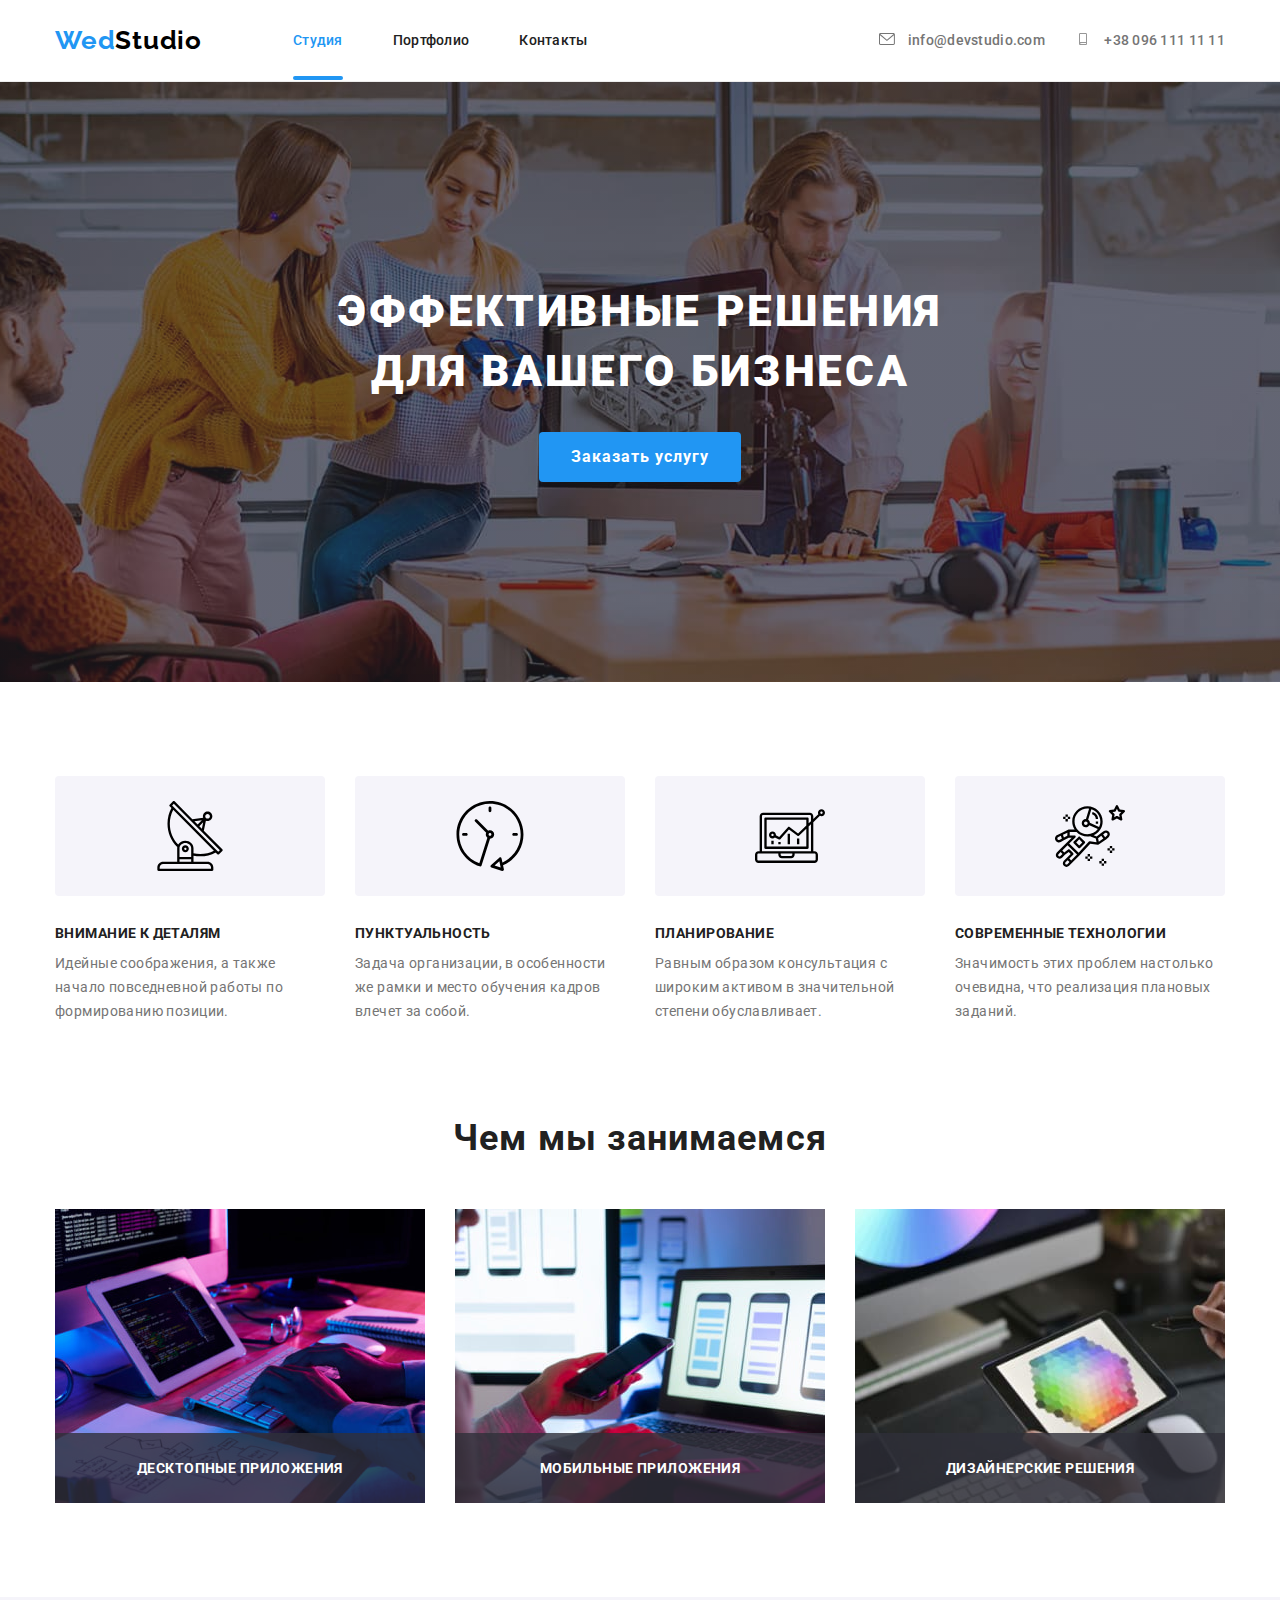
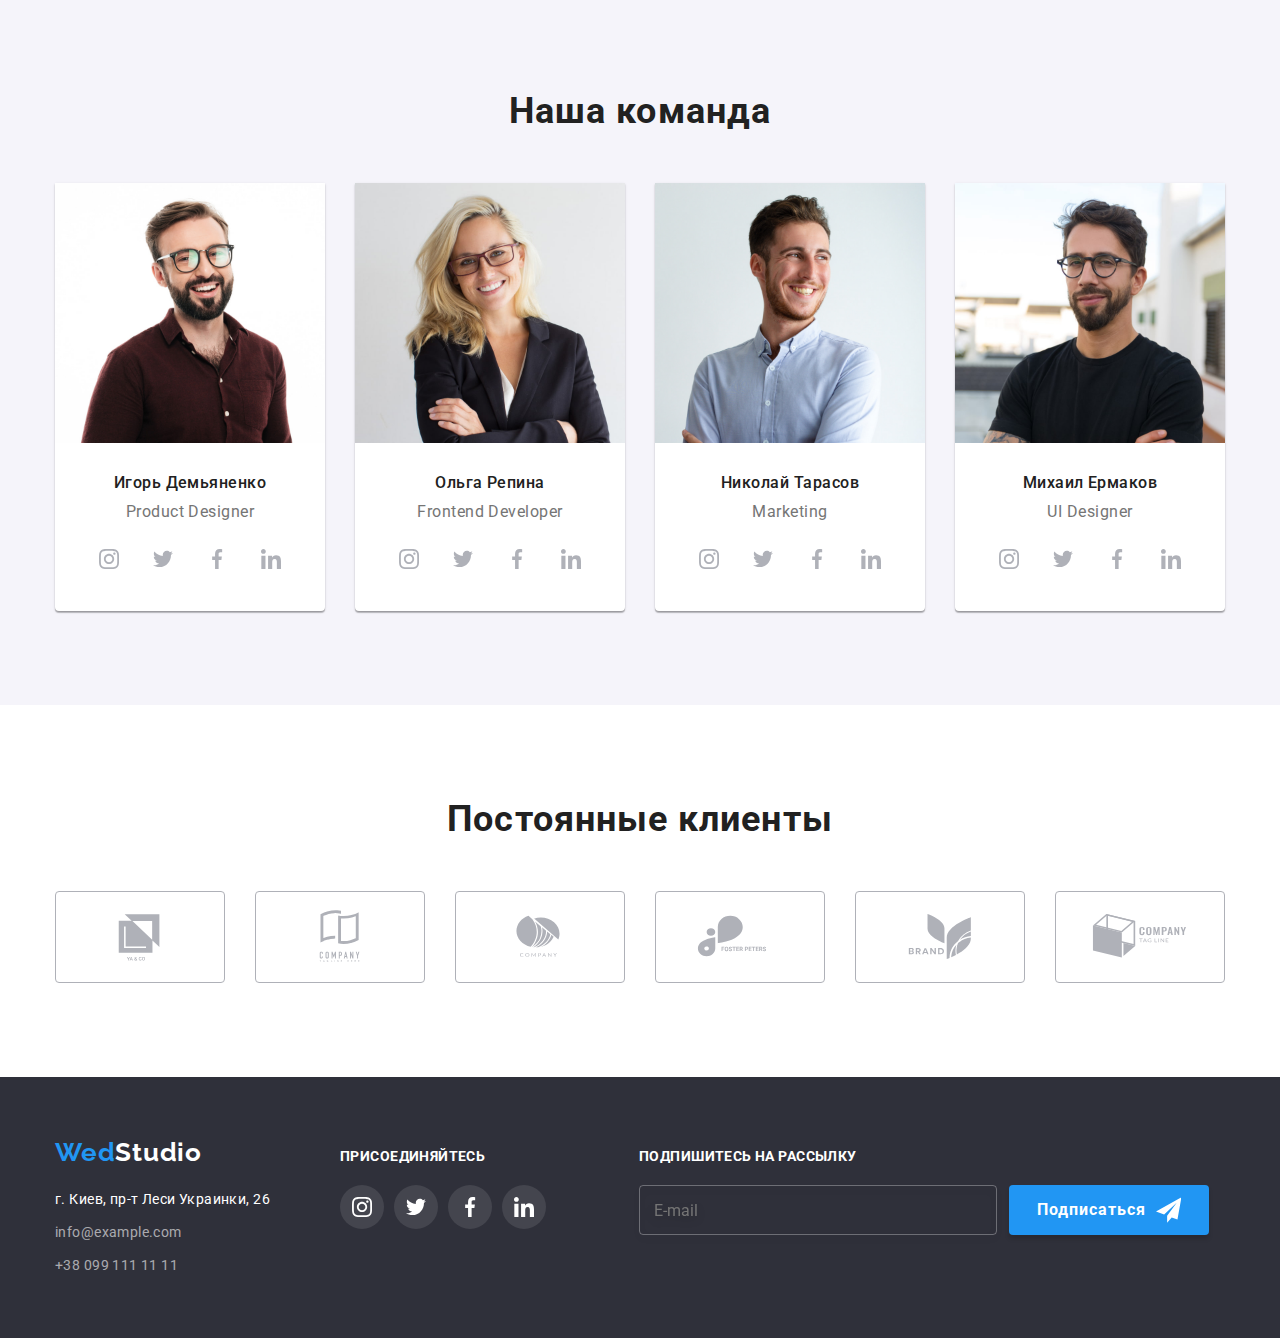
<file: index.html>
<!DOCTYPE html>
<html lang="ru">
  <head>
    <meta charset="UTF-8" />
    <meta http-equiv="X-UA-Compatible" content="IE=edge" />
    <meta name="viewport" content="width=device-width, initial-scale=1.0" />
    <link rel="preconnect" href="https://fonts.googleapis.com" />
    <link rel="preconnect" href="https://fonts.gstatic.com" crossorigin />
    <link
      href="https://fonts.googleapis.com/css2?family=Raleway:wght@700&family=Roboto:wght@400;500;700;900&display=swap"
      rel="stylesheet"
    />
    <title>WebStudio</title>
    <link
      rel="stylesheet"
      href="https://cdnjs.cloudflare.com/ajax/libs/modern-normalize/1.1.0/modern-normalize.min.css"
    />
    <!-- <link rel="stylesheet" href="./css/styles.css" /> -->
    <link rel="stylesheet" href="./css/main.min.css" />
  </head>
  <body>
    <!-- Шапка сайта! -->
    <header class="header">
      <div class="container">
        <nav class="nav">
          <a class="nav__logo logo link" href="/"> <span class="color-logo">Wed</span>Studio</a>
          <ul class="nav__list list">
            <li class="nav__item">
              <a href="" class="nav__link link-current link">Студия</a>
            </li>
            <li class="nav__item">
              <a href="./portfolio.html" class="nav__link link">Портфолио</a>
            </li>
            <li class="nav__item"><a href="" class="nav__link link">Контакты</a></li>
          </ul>
        </nav>
        <ul class="connect list">
          <li class="connect__item">
            <a href="mailto:info@devstudio.com" class="connect__mail">
              <svg class="connect__icons" width="16" height="12">
                <use href="./images/icons.svg#icon-envelope"></use>
              </svg>
              info@devstudio.com</a
            >
          </li>
          <li class="connect__item">
            <a href="tel:+38096111111" class="connect__tel">
              <svg class="connect__icons" width="16" height="12">
                <use href="./images/icons.svg#icon-smartphone"></use>
              </svg>
              +38 096 111 11 11</a
            >
          </li>
        </ul>
      </div>
    </header>
    <main>
      <!-- !Герой -->
      <section class="hero">
        <div class="container">
          <h1 class="hero-title">
            Эффективные решения <br />
            для вашего бизнеса
          </h1>
          <button type="button" class="hero-button" data-modal-open>Заказать услугу</button>
        </div>
      </section>
      <!-- !Особливості -->
      <section class="feature">
        <div class="container">
          <h2 class="visually-hidden">Особенности веб-студии</h2>
          <ul class="feature__list list">
            <li class="feature__item">
              <div class="feature-container">
                <svg class="feature-container__icons" width="70" height="70">
                  <use href="./images/icons.svg#icon-antenna-1"></use>
                </svg>
              </div>
              <h3 class="feature__title">Внимание к деталям</h3>
              <p class="feature__text">
                Идейные соображения, а также начало повседневной работы по формированию позиции.
              </p>
            </li>
            <li class="feature__item">
              <div class="feature-container">
                <svg class="feature-container__icons" width="70" height="70">
                  <use href="./images/icons.svg#icon-clock-1"></use>
                </svg>
              </div>
              <h3 class="feature__title">Пунктуальность</h3>
              <p class="feature__text">
                Задача организации, в особенности же рамки и место обучения кадров влечет за собой.
              </p>
            </li>
            <li class="feature__item">
              <div class="feature-container">
                <svg class="feature-container__icons" width="70" height="70">
                  <use href="./images/icons.svg#icon-diagram-1"></use>
                </svg>
              </div>
              <h3 class="feature__title">Планирование</h3>
              <p class="feature__text">
                Равным образом консультация с широким активом в значительной степени обуславливает.
              </p>
            </li>
            <li class="feature__item">
              <div class="feature-container">
                <svg class="feature-container__icons" width="70" height="70">
                  <use href="./images/icons.svg#icon-astronaut-1"></use>
                </svg>
              </div>
              <h3 class="feature__title">Современные технологии</h3>
              <p class="feature__text">
                Значимость этих проблем настолько очевидна, что реализация плановых заданий.
              </p>
            </li>
          </ul>
        </div>
      </section>
      <section class="work">
        <!-- Чем мы занимаемся! -->
        <div class="container">
          <h2 class="work-title">Чем мы занимаемся</h2>
          <ul class="work-list list">
            <li class="work-item">
              <div class="work-lay">
                <img src="./images/img11.jpg" alt="Дизайн" width="370" height="294" />
                <p class="work-lay-text">Десктопные приложения</p>
              </div>
            </li>
            <li class="work-item">
              <div class="work-lay">
                <img src="./images/img22.jpg" alt="Макет" width="370" height="294" />
                <p class="work-lay-text">Мобильные приложения</p>
              </div>
            </li>
            <li class="work-item">
              <div class="work-lay">
                <img src="./images/img33.jpg" alt="Графика" width="370" height="294" />
                <p class="work-lay-text">Дизайнерские решения</p>
              </div>
            </li>
          </ul>
        </div>
      </section>
      <section class="team">
        <!-- Наша команда! -->
        <div class="container">
          <h2 class="team__title">Наша команда</h2>
          <ul class="card-list list">
            <li class="card-list__item">
              <img src="./images/person1.jpg" alt="Product Designer" width="270" height="260" />
              <div class="card-list__title-text">
                <h3 class="card-list__name">Игорь Демьяненко</h3>
                <p class="card-list__text" lang="en">Product Designer</p>
                <ul class="social list">
                  <li class="social__item">
                    <a href="" class="social__link link"
                      ><svg class="social__icons" width="20" height="20">
                        <use href="./images/icons.svg#icon-instagram-2"></use>
                      </svg>
                    </a>
                  </li>
                  <li class="social__item">
                    <a href="" class="social__link link"
                      ><svg class="social__icons" width="20" height="20">
                        <use href="./images/icons.svg#icon-twitter-1"></use>
                      </svg>
                    </a>
                  </li>
                  <li class="social__item">
                    <a href="" class="social__link link"
                      ><svg class="social__icons" width="20" height="20">
                        <use href="./images/icons.svg#icon-facebook-1"></use>
                      </svg>
                    </a>
                  </li>
                  <li class="social__item">
                    <a href="" class="social__link link">
                      <svg class="social__icons" width="20" height="20">
                        <use href="./images/icons.svg#icon-linkedin-1"></use>
                      </svg>
                    </a>
                  </li>
                </ul>
              </div>
            </li>
            <li class="card-list__item">
              <img src="./images/person2.jpg" alt="Frontend Developer" width="270" height="260" />
              <div class="card-list__title-text">
                <h3 class="card-list__name">Ольга Репина</h3>
                <p class="card-list__text" lang="en">Frontend Developer</p>
                <ul class="social list">
                  <li class="social__item">
                    <a href="" class="social__link link"
                      ><svg class="social__icons" width="20" height="20">
                        <use href="./images/icons.svg#icon-instagram-2"></use>
                      </svg>
                    </a>
                  </li>
                  <li class="social__item">
                    <a href="" class="social__link link"
                      ><svg class="social__icons" width="20" height="20">
                        <use href="./images/icons.svg#icon-twitter-1"></use>
                      </svg>
                    </a>
                  </li>
                  <li class="social__item">
                    <a href="" class="social__link link"
                      ><svg class="social__icons" width="20" height="20">
                        <use href="./images/icons.svg#icon-facebook-1"></use>
                      </svg>
                    </a>
                  </li>
                  <li class="social__item">
                    <a href="" class="social__link link">
                      <svg class="social__icons" width="20" height="20">
                        <use href="./images/icons.svg#icon-linkedin-1"></use>
                      </svg>
                    </a>
                  </li>
                </ul>
              </div>
            </li>
            <li class="card-list__item">
              <img src="./images/person3.jpg" alt="Marketing" width="270" height="260" />
              <div class="card-list__title-text">
                <h3 class="card-list__name">Николай Тарасов</h3>
                <p class="card-list__text" lang="en">Marketing</p>
                <ul class="social list">
                  <li class="social__item">
                    <a href="" class="social__link link"
                      ><svg class="social__icons" width="20" height="20">
                        <use href="./images/icons.svg#icon-instagram-2"></use>
                      </svg>
                    </a>
                  </li>
                  <li class="social__item">
                    <a href="" class="social__link link"
                      ><svg class="social__icons" width="20" height="20">
                        <use href="./images/icons.svg#icon-twitter-1"></use>
                      </svg>
                    </a>
                  </li>
                  <li class="social__item">
                    <a href="" class="social__link link"
                      ><svg class="social__icons" width="20" height="20">
                        <use href="./images/icons.svg#icon-facebook-1"></use>
                      </svg>
                    </a>
                  </li>
                  <li class="social__item">
                    <a href="" class="social__link link">
                      <svg class="social__icons" width="20" height="20">
                        <use href="./images/icons.svg#icon-linkedin-1"></use>
                      </svg>
                    </a>
                  </li>
                </ul>
              </div>
            </li>
            <li class="card-list__item">
              <img src="./images/person4.jpg" alt="UI Designer" width="270" height="260" />
              <div class="card-list__title-text">
                <h3 class="card-list__name">Михаил Ермаков</h3>
                <p class="card-list__text" lang="en">UI Designer</p>
                <ul class="social list">
                  <li class="social__item">
                    <a href="" class="social__link link"
                      ><svg class="social__icons" width="20" height="20">
                        <use href="./images/icons.svg#icon-instagram-2"></use>
                      </svg>
                    </a>
                  </li>
                  <li class="social__item">
                    <a href="" class="social__link link"
                      ><svg class="social__icons" width="20" height="20">
                        <use href="./images/icons.svg#icon-twitter-1"></use>
                      </svg>
                    </a>
                  </li>
                  <li class="social__item">
                    <a href="" class="social__link link"
                      ><svg class="social__icons" width="20" height="20">
                        <use href="./images/icons.svg#icon-facebook-1"></use>
                      </svg>
                    </a>
                  </li>
                  <li class="social__item">
                    <a href="" class="social__link link">
                      <svg class="social__icons" width="20" height="20">
                        <use href="./images/icons.svg#icon-linkedin-1"></use>
                      </svg>
                    </a>
                  </li>
                </ul>
              </div>
            </li>
          </ul>
        </div>
      </section>
      <!-- ---------------------------------------Clients------------------------------>
      <section class="clients">
        <div class="container">
          <h2 class="clients-title">Постоянные клиенты</h2>
          <ul class="clients-list list">
            <li class="clients-item">
              <a href="" class="clients-link link">
                <svg class="clients-icon" width="106" height="60">
                  <use href="./images/icons.svg#icon-Logo"></use>
                </svg>
              </a>
            </li>
            <li class="clients-item">
              <a href="" class="clients-link link">
                <svg class="clients-icon" width="106" height="60">
                  <use href="./images/icons.svg#icon-Logo-2"></use>
                </svg>
              </a>
            </li>
            <li class="clients-item">
              <a href="" class="clients-link link">
                <svg class="clients-icon" width="106" height="60">
                  <use href="./images/icons.svg#icon-Logo-3"></use>
                </svg>
              </a>
            </li>
            <li class="clients-item">
              <a href="" class="clients-link link">
                <svg class="clients-icon" width="106" height="60">
                  <use href="./images/icons.svg#icon-Logo-4"></use>
                </svg>
              </a>
            </li>
            <li class="clients-item">
              <a href="" class="clients-link link">
                <svg class="clients-icon" width="106" height="60">
                  <use href="./images/icons.svg#icon-Logo-5"></use>
                </svg>
              </a>
            </li>
            <li class="clients-item">
              <a href="" class="clients-link link">
                <svg class="clients-icon" width="106" height="60">
                  <use href="./images/icons.svg#icon-Logo-6"></use>
                </svg>
              </a>
            </li>
          </ul>
        </div>
      </section>
    </main>
    <footer class="footer">
      <!-- Футер -->
      <div class="container">
        <div class="footer-contains">
          <a class="footer-logo logo link" href="/"> <span class="color-logo">Wed</span>Studio</a>
          <address class="footer-address">
            <ul class="footer-list list">
              <li class="footer-item">
                <a
                  class="footer-link-location link"
                  href="https://goo.gl/maps/hKwsyBaP5e1wSZsX7"
                  target="_blank"
                  rel="noreferrer noopener"
                  >г. Киев, пр-т Леси Украинки, 26</a
                >
              </li>
              <li class="footer-item">
                <a class="footer-item-address link" href="emailto:info@example.com"
                  >info@example.com</a
                >
              </li>
              <li class="footer-item">
                <a class="footer-item-address link" href="tel:+380961111111">+38 099 111 11 11</a>
              </li>
            </ul>
          </address>
        </div>
        <div class="footer-icons">
          <h2 class="footer-text">Присоединяйтесь</h2>
          <ul class="footer-social-list list">
            <li class="footer-social-item">
              <a href="" class="footer-social-link link">
                <svg class="footer-social-icons" width="20" height="20">
                  <use href="./images/icons.svg#icon-instagram-2"></use>
                </svg>
              </a>
            </li>
            <li class="footer-social-item">
              <a href="" class="footer-social-link link">
                <svg class="footer-social-icons" width="20" height="20">
                  <use href="./images/icons.svg#icon-twitter-1"></use>
                </svg>
              </a>
            </li>
            <li class="footer-social-item">
              <a href="" class="footer-social-link link">
                <svg class="footer-social-icons" width="20" height="20">
                  <use href="./images/icons.svg#icon-facebook-1"></use>
                </svg>
              </a>
            </li>
            <li class="footer-social-item">
              <a href="" class="footer-social-link link"
                ><svg class="footer-social-icons" width="20" height="20">
                  <use href="./images/icons.svg#icon-linkedin-1"></use>
                </svg>
              </a>
            </li>
          </ul>
        </div>
        <div class="footer-form">
          <p class="footer-form-text">Подпишитесь на рассылку</p>
          <form name="footer-form-sub" class="footer-form-sub">
            <label for="footer-form-email"></label>
            <input
              class="footer-form-email"
              name="footer-form-email"
              type="email"
              placeholder="E-mail"
              autocomplete="on"
              id="footer-form-email"
            />
            <button type="submit" class="footer-btn-sub">
              Подписаться
              <svg class="footer-form-icon" width="24" height="24">
                <use href="./images/icons.svg#icon-icon-send"></use>
              </svg>
            </button>
          </form>
        </div>
      </div>
    </footer>
    <div class="backdrop is-hidden" data-modal>
      <div class="modal">
        <button type="button" class="modal-close-btn" data-modal-close>
          <svg class="modal-icon" width="18" height="18">
            <use href="./images/icons.svg#icon-close-black-min"></use>
          </svg>
        </button>
        <!-- -------------------------modal-form-------------------------------------->
        <p class="modal-title">Оставьте свои данные, мы вам перезвоним</p>
        <form class="modal-form">
          <div class="modal-field">
            <label for="user-name"><span class="modal-label-text">Имя</span></label>
            <div class="input-wrap">
              <input
                type="text"
                name="user-name"
                class="modal-input"
                required
                autofocus
                autocomplete="on"
                minlength="2"
                id="user-name"
              />
              <svg class="modal-form-icon" width="18" height="18">
                <use href="./images/icons.svg#icon-person-black"></use>
              </svg>
            </div>
          </div>
          <div class="modal-field">
            <label for="user-tel"><span class="modal-label-text">Телефон</span></label>
            <div class="input-wrap">
              <input
                type="tel"
                name="user-tel"
                class="modal-input"
                required
                autocomplete="off"
                id="user-tel"
              />
              <svg class="modal-form-icon" width="18" height="18">
                <use href="./images/icons.svg#icon-phone-black"></use>
              </svg>
            </div>
          </div>
          <div class="modal-field">
            <label for="user-email"><span class="modal-label-text">Почта</span></label>
            <div class="input-wrap">
              <input
                type="email"
                name="user-email"
                class="modal-input"
                required
                autocomplete="on"
                id="user-email"
              />
              <svg class="modal-form-icon" width="18" height="18">
                <use href="./images/icons.svg#icon-email-black"></use>
              </svg>
            </div>
          </div>
          <div class="modal-field">
            <label for="user-comment"><span class="modal-label-text">Комментарий</span></label>
            <textarea
              name="user-comment"
              id="user-comment"
              class="modal-comment"
              placeholder="Введите текст"
            ></textarea>
          </div>
          <div class="modal-field">
            <input
              type="checkbox"
              name="policy"
              value="true"
              class="modal-policy visually-hidden"
              id="policy"
            />
            <label for="policy" class="modal-policy-text"
              ><span class="modal-policy-agree">Соглашаюсь с рассылкой и принимаю</span>
              <a href="" class="policy-link">Условия договора</a>
            </label>
          </div>
          <button type="submit" class="modal-btn-submit">
            <span class="modal-btn-text">Отправить</span>
          </button>
        </form>
      </div>
    </div>
    <script src="./js/modal.js"></script>
  </body>
</html>
</file>
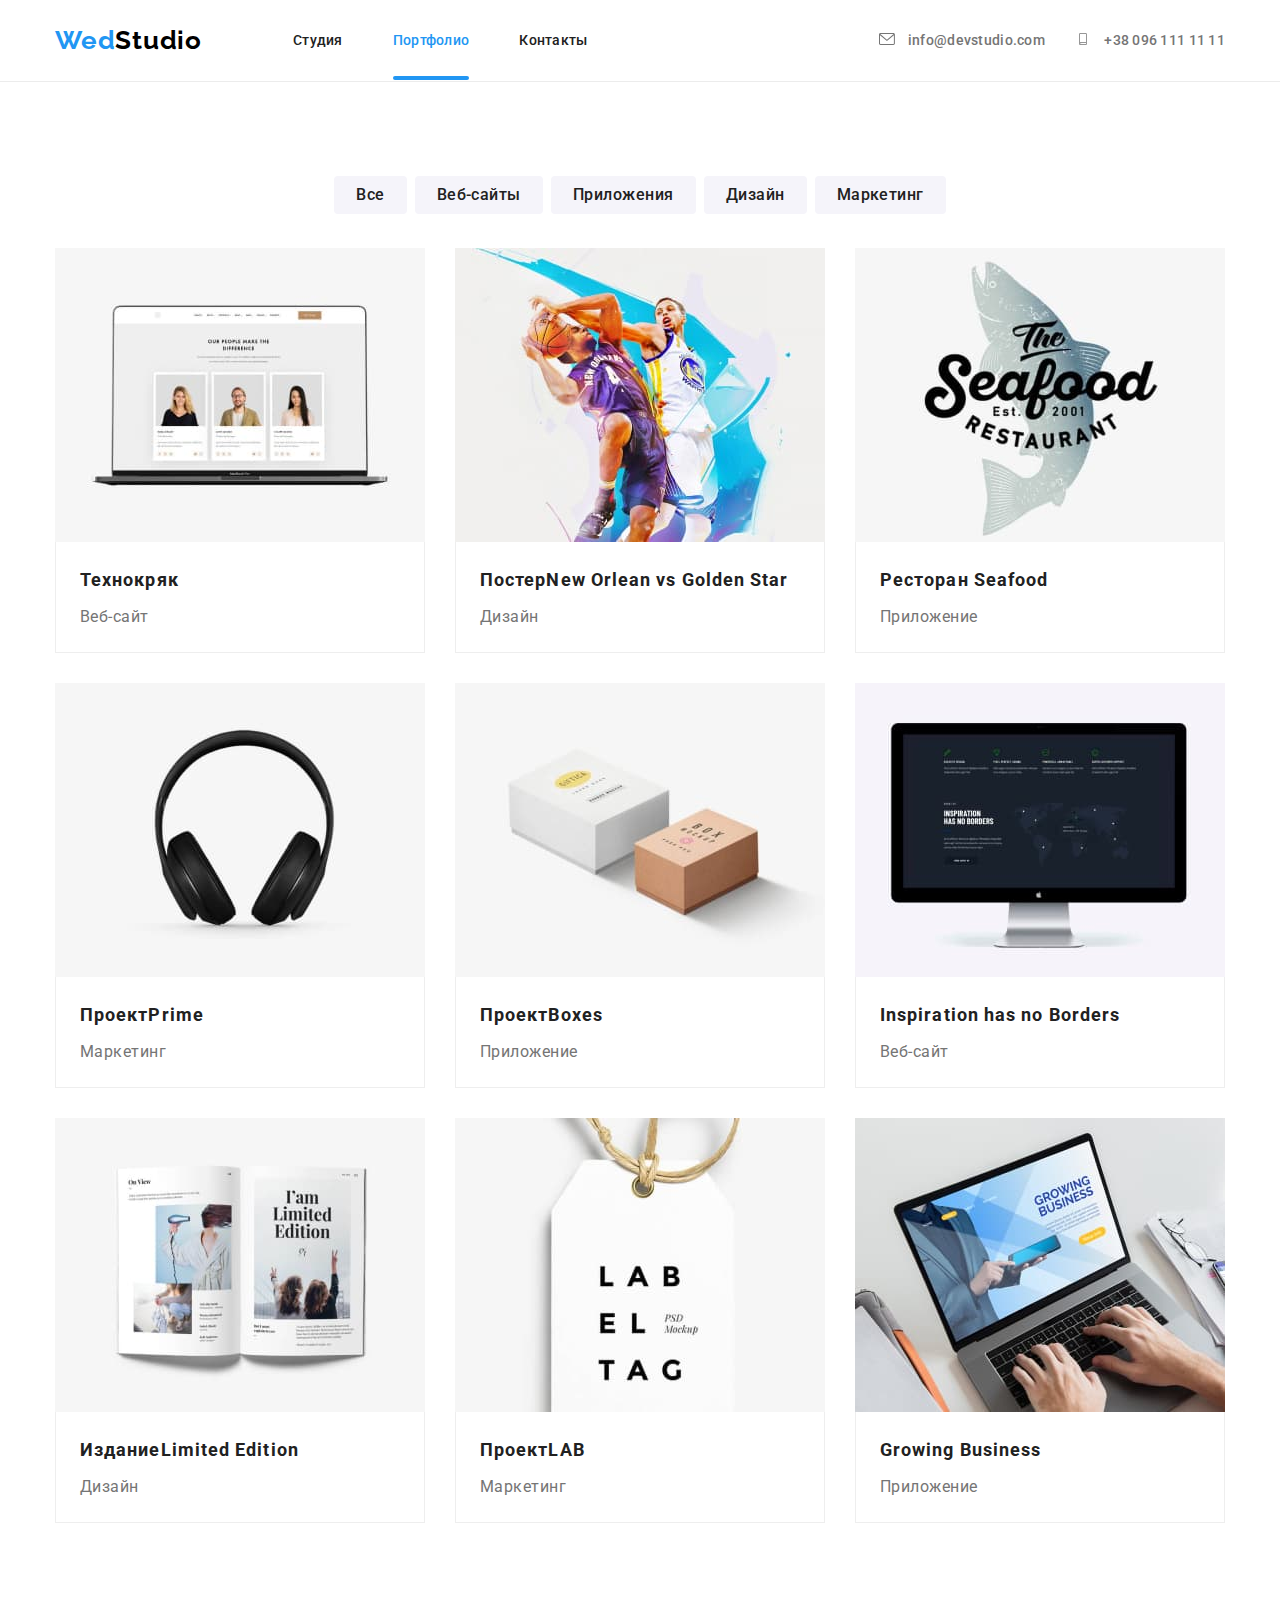
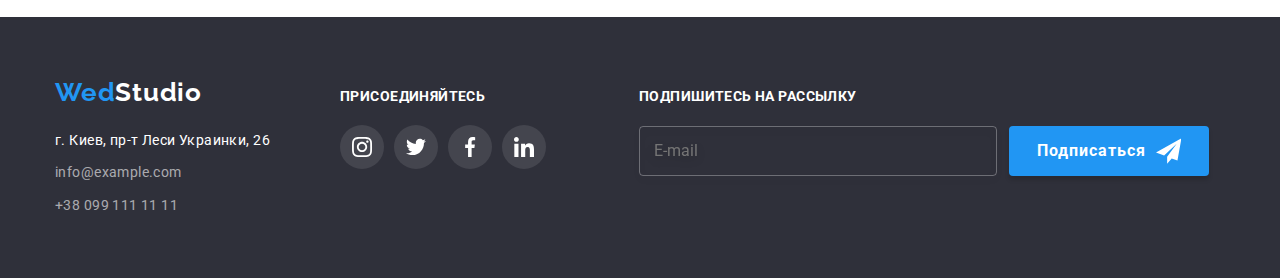
<file: portfolio.html>
<!DOCTYPE html>
<html lang="ru">
  <head>
    <meta charset="UTF-8" />
    <meta http-equiv="X-UA-Compatible" content="IE=edge" />
    <meta name="viewport" content="width=device-width, initial-scale=1.0" />
    <link rel="preconnect" href="https://fonts.googleapis.com" />
    <link rel="preconnect" href="https://fonts.gstatic.com" crossorigin />
    <link
      href="https://fonts.googleapis.com/css2?family=Raleway:wght@700&family=Roboto:wght@400;500;700;900&display=swap"
      rel="stylesheet"
    />
    <title>WebStudio</title>
    <link
      rel="stylesheet"
      href="https://cdnjs.cloudflare.com/ajax/libs/modern-normalize/1.1.0/modern-normalize.min.css"
    />
    <!-- <link rel="stylesheet" href="./css/styles.css" /> -->
    <link rel="stylesheet" href="./css/main.min.css">
  </head>
  <body>
    <!-- Шапка сайта! -->
    <header class="header">
      <div class="container">
        <nav class="nav">
          <a class="nav__logo logo link" href="/"> <span class="color-logo">Wed</span>Studio</a>
          <ul class="nav__list list">
            <li class="nav__item">
              <a href="./index.html" class="nav__link link">Студия</a>
            </li>
            <li class="nav__item">
              <a href="" class="nav__link link-current link">Портфолио</a>
            </li>
            <li class="nav__item"><a href="" class="nav__link link">Контакты</a></li>
          </ul>
        </nav>
        <ul class="connect list">
          <li class="connect__item link">
            <a href="mailto:info@devstudio.com" class="connect__mail">
              <svg class="connect__icons" width="16" height="12">
                <use href="./images/icons.svg#icon-envelope"></use>
              </svg>
              info@devstudio.com</a
            >
          </li>
          <li class="connect__item">
            <a href="tel:+380961111111" class="connect__tel">
              <svg class="connect__icons" width="16" height="12">
                <use href="./images/icons.svg#icon-smartphone"></use>
              </svg>
              +38 096 111 11 11</a
            >
          </li>
        </ul>
      </div>
    </header>

    <main>
      <!-- Портфоліо -->

      <section class="portfolio">
        <div class="container">
          <h1 class="visually-hidden section-title">Портфолио</h1>
          <!-- Фільтри -->
          <!-- <section class="filter"> -->
          <h2 class="visually-hidden filter-title">Фильтры</h2>
          <ul class="filter-list list">
            <li class="filter-item"><button type="button" class="filter-button">Все</button></li>
            <li class="filter-item">
              <button type="button" class="filter-button">Веб-сайты</button>
            </li>
            <li class="filter-item">
              <button type="button" class="filter-button">Приложения</button>
            </li>
            <li class="filter-item">
              <button type="button" class="filter-button">Дизайн</button>
            </li>
            <li class="filter-item">
              <button type="button" class="filter-button">Маркетинг</button>
            </li>
          </ul>
          <!-- </div> -->
          <!-- </section> -->
          <!-- Проєкти -->
          <!-- <section class="projects">
          <div class="container"> -->
          <ul class="projects-list list">
            <li class="projects-item">
              <a class="projects-link link" href="">
                <div class="projects-top-wrap">
                  <img src="./images/img.jpg" width="370" height="294" alt="Технокряк сайт" />
                  <p class="projects-top-text">
                    Ресурс предлагает комплексные предложения с разным уровнем функционала и
                    сервисов. Все это позволит посетителю получить исчерпывающие сведения о компании
                    или частном лице.
                  </p>
                </div>

                <div class="projects-title-name">
                  <h3 class="projects-title">Технокряк</h3>
                  <p class="projects-text">Веб-сайт</p>
                </div></a
              >
            </li>
            <li class="projects-item">
              <a class="projects-link link" href=""
                >
                <div class="projects-top-wrap">
                <img
                  src="./images/img1.jpg"
                  width="370"
                  height="294"
                  alt="Постер New Orlean vs Golden Star"
                />
                <p class="projects-top-text">
                  Ресурс предлагает комплексные предложения с разным уровнем функционала и сервисов.
                  Все это позволит посетителю получить исчерпывающие сведения о компании или частном
                  лице.
                </p>
                </div>
                <div class="projects-title-name">
                  <h3 class="projects-title">
                    Постер<span lang="en">New Orlean vs Golden Star</span>
                  </h3>
                  <p class="projects-text">Дизайн</p>
                </div>
              </a>
            </li>
            <li class="projects-item">
              <a class="projects-link link" href=""
                >
                <div class="projects-top-wrap">
                <img
                  src="./images/img2.jpg"
                  width="370"
                  height="294"
                  alt="Логотип ресторана морской еды"
                />
                <p class="projects-top-text">
                  Ресурс предлагает комплексные предложения с разным уровнем функционала и сервисов.
                  Все это позволит посетителю получить исчерпывающие сведения о компании или частном
                  лице.
                </p>
                </div>
                <div class="projects-title-name">
                  <h3 class="projects-title">Ресторан <span lang="en">Seafood</span></h3>
                  <p class="projects-text">Приложение</p>
                </div></a
              >
            </li>
            <li class="projects-item">
              <a class="projects-link link" href=""
                >
                <div class="projects-top-wrap">
                <img src="./images/img3.jpg" width="370" height="294" alt="Навушники" />
                <p class="projects-top-text">
                    Ресурс предлагает комплексные предложения с разным уровнем функционала и
                    сервисов. Все это позволит посетителю получить исчерпывающие сведения о компании
                    или частном лице.
                  </p>
                  </div>
                <div class="projects-title-name">
                  <h3 class="projects-title">Проект<span lang="en">Prime</span></h3>
                  <p class="projects-text">Маркетинг</p>
                </div>
              </a>
            </li>
            <li class="projects-item">
              <a class="projects-link link" href=""
                >
                <div class="projects-top-wrap">
                <img src="./images/img4.jpg" width="370" height="294" alt="Коробочки" />
                <p class="projects-top-text">
                    Ресурс предлагает комплексные предложения с разным уровнем функционала и
                    сервисов. Все это позволит посетителю получить исчерпывающие сведения о компании
                    или частном лице.
                  </p>
                  </div>
                <div class="projects-title-name">
                  <h3 class="projects-title">Проект<span lang="en">Boxes</span></h3>
                  <p class="projects-text">Приложение</p>
                </div>
              </a>
            </li>
            <li class="projects-item">
              <a class="projects-link link" href=""
                >
                <div class="projects-top-wrap">
                <img src="./images/img5.jpg" width="370" height="294" alt="Монитор с веб-сайтом" />
                <p class="projects-top-text">
                    Ресурс предлагает комплексные предложения с разным уровнем функционала и
                    сервисов. Все это позволит посетителю получить исчерпывающие сведения о компании
                    или частном лице.
                  </p>
                  </div>
                <div class="projects-title-name">
                  <h3 class="projects-title" lang="en">Inspiration has no Borders</h3>
                  <p class="projects-text">Веб-сайт</p>
                </div>
              </a>
            </li>
            <li class="projects-item">
              <a class="projects-link link" href=""
                > 
                <div class="projects-top-wrap">
                <img
                  src="./images/img6.jpg"
                  width="370"
                  height="294"
                  alt="Журнал Limited Edition"/>
                <p class="projects-top-text">
                    Ресурс предлагает комплексные предложения с разным уровнем функционала и
                    сервисов. Все это позволит посетителю получить исчерпывающие сведения о компании
                    или частном лице.
                  </p>
                <div class="projects-title-name">
                  <h3 class="projects-title">Издание<span lang="en">Limited Edition</span></h3>
                  <p class="projects-text">Дизайн</p>
                </div>
              </a>
            </li>
            <li class="projects-item">
              <a class="projects-link link" href=""
                > 
                <div class="projects-top-wrap">
                <img src="./images/img7.jpg" width="370" height="294" alt="Логотип" />
                <p class="projects-top-text">
                    Ресурс предлагает комплексные предложения с разным уровнем функционала и
                    сервисов. Все это позволит посетителю получить исчерпывающие сведения о компании
                    или частном лице.
                  </p>
                <div class="projects-title-name">
                  <h3 class="projects-title">Проект<span lang="en">LAB</span></h3>
                  <p class="projects-text">Маркетинг</p>
                </div>
              </a>
            </li>
            <li class="projects-item">
              <a class="projects-link link" href=""
                > 
                <div class="projects-top-wrap">
                <img src="./images/img8.jpg" width="370" height="294" alt="Ноутбук с веб-сайтом" />
                <p class="projects-top-text">
                    Ресурс предлагает комплексные предложения с разным уровнем функционала и
                    сервисов. Все это позволит посетителю получить исчерпывающие сведения о компании
                    или частном лице.
                  </p>
                <div class="projects-title-name">
                  <h3 class="projects-title" lang="en">Growing Business</h3>
                  <p class="projects-text">Приложение</p>
                </div>
              </a>
            </li>
          </ul>
        </div>
        <!-- </section> -->
      </section>
    </main>
    <footer class="footer">
      <!-- Футер -->
      <div class="container">
        <div class="footer-contains">
          <a class="footer-logo logo link" href="/"> <span class="color-logo">Wed</span>Studio</a>
          <address class="footer-address">
            <ul class="footer-list list">
              <li class="footer-item">
                <a
                  class="footer-link-location link"
                  href="https://goo.gl/maps/hKwsyBaP5e1wSZsX7"
                  target="_blank"
                  rel="noreferrer noopener"
                  >г. Киев, пр-т Леси Украинки, 26</a
                >
              </li>
              <li class="footer-item">
                <a class="footer-item-address link" href="emailto:info@example.com"
                  >info@example.com</a
                >
              </li>
              <li class="footer-item">
                <a class="footer-item-address link" href="tel:+380961111111">+38 099 111 11 11</a>
              </li>
            </ul>
          </address>
        </div>
        <div class="footer-icons">
          <h2 class="footer-text">Присоединяйтесь</h2>
          <ul class="footer-social-list list">
            <li class="footer-social-item">
              <a href="" class="footer-social-link link">
                <svg class="footer-social-icons" wight="20" height="20">
                  <use href="./images/icons.svg#icon-instagram-2"></use>
                </svg>
              </a>
            </li>
            <li class="footer-social-item">
              <a href="" class="footer-social-link link">
                <svg class="footer-social-icons" wight="20" height="20">
                  <use href="./images/icons.svg#icon-twitter-1"></use>
                </svg>
              </a>
            </li>
            <li class="footer-social-item">
              <a href="" class="footer-social-link link">
                <svg class="footer-social-icons" wight="20" height="20">
                  <use href="./images/icons.svg#icon-facebook-1"></use>
                </svg>
              </a>
            </li>
            <li class="footer-social-item">
              <a href="" class="footer-social-link link"
                ><svg class="footer-social-icons" wight="20" height="20">
                  <use href="./images/icons.svg#icon-linkedin-1"></use>
                </svg>
              </a>
            </li>
          </ul>
        </div>
        <div class="footer-form">
          <p class="footer-form-text">Подпишитесь на рассылку</p>
          <form name="footer-form-sub" class="footer-form-sub">
            <label for="footer-form-email"></label>
            <input
              class="footer-form-email"
              name="footer-form-email"
              type="email"
              placeholder="E-mail"
              autocomplete="on"
              id="footer-form-email"
            />
            <button type="submit" class="footer-btn-sub">
              Подписаться
              <svg class="footer-form-icon" width="24" height="24">
                <use href="./images/icons.svg#icon-icon-send"></use>
              </svg>
            </button>
          </form>
        </div>
      </div>
    </footer>
   
  </body>
</html>
</file>
<file: css/main.min.css>
:root{--main-text-color: #212121;--second-text-color: #757575;--third-text-color: #ffffff;--accent-color: #2196f3;--background-color: #ffffff}.visually-hidden{position:absolute;width:1px;height:1px;margin:-1px;border:0;padding:0;white-space:nowrap;clip-path:inset(100%);clip:rect(0 0 0 0);overflow:hidden}h1,h2,h3,h4,h5,h6,p{margin:0}ul,ol{margin:0;padding-left:0}img{display:block;margin:0}button{cursor:pointer}body{font-family:"Roboto",sans-serif;background-color:var(--background-color);color:var(--main-text-color)}.list{list-style:none}.link{text-decoration:none}.container{width:1200px;margin:0 auto;padding-left:15px;padding-right:15px}.logo{font-family:"Raleway";font-weight:700;font-size:26px;line-height:1.2;letter-spacing:.03em}.footer-form{margin-left:93px}.footer-form-sub{display:flex;align-items:center}.footer-form-text{font-weight:700;font-size:14px;line-height:1.33;letter-spacing:.03em;text-transform:uppercase;color:var(--third-text-color);margin-bottom:20px}.footer-form-email{width:358px;height:50px;border:1px solid rgba(255,255,255,.3);filter:drop-shadow(0px 4px 4px rgba(0, 0, 0, 0.15));border-radius:4px;background-color:rgba(0,0,0,0);padding-left:14px;margin-right:12px;color:var(--third-text-color)}.footer-form-sub{display:flex;align-items:center}.footer-btn-sub{font-family:inherit;font-weight:700;width:200px;height:50px;font-size:16px;line-height:1.88;display:flex;justify-content:center;align-items:center;letter-spacing:.06em;color:var(--third-text-color);box-shadow:0px 4px 4px rgba(0,0,0,.15);border-radius:4px;border:none;padding:10px 28px;background-color:var(--accent-color);transition:background-color 250ms cubic-bezier(0.4, 0, 0.2, 1)}.footer-btn-sub:hover,.footer-btn-sub:focus{background-color:#188ce8}.footer-form-icon{margin-left:10px;width:100%;height:100%;fill:var(--third-text-color)}.modal-title{font-weight:700;font-size:20px;line-height:1.15;text-align:center;letter-spacing:.03em;margin-bottom:12px;color:var(--main-text-color)}.modal-field{margin-bottom:10px}.input-wrap{position:relative}.modal-label-text{font-weight:400;font-size:12px;line-height:1.16;letter-spacing:.01em;color:var(--second-text-color);margin-bottom:4px;display:block}.modal-input{width:100%;height:40px;border:1px solid rgba(33,33,33,.2);border-radius:4px;font-size:12px;line-height:1.16;letter-spacing:.01em;color:var(--main-text-color);padding-left:40px;outline:none}.modal-input:focus,.modal-input:hover{border-color:var(--accent-color)}.modal-form-icon{position:absolute;top:50%;left:12px;transform:translateY(-50%);transition:fill 250ms cubic-bezier(0.4, 0, 0.2, 1)}.modal-input:focus+.modal-form-icon{fill:var(--accent-color)}.modal-comment{width:100%;height:120px;border:1px solid rgba(33,33,33,.2);border-radius:4px;resize:none;outline:none;padding:12px 16px;font-weight:400;font-size:12px;line-height:1.16;letter-spacing:.01em;color:rgba(117,117,117,.5);transition:border-color 250ms cubic-bezier(0.4, 0, 0.2, 1)}.modal-comment:focus,.modal-comment:hover{border-color:var(--accent-color)}.modal-comment::placeholder{font-weight:400;font-size:12px;line-height:1.16;letter-spacing:.01em;color:rgba(117,117,117,.5)}.modal-policy-text{font-size:14px;line-height:1.71;letter-spacing:.03em;color:var(--second-text-color);display:flex;justify-content:center;align-items:center;margin-bottom:30px}.modal-policy-text::before{content:"";width:16px;height:15px;border-radius:2px;margin-right:7px;border:2px solid var(--main-text-color)}.policy-link{font-size:14px;line-height:1.71;letter-spacing:.03em;text-decoration-line:underline;margin-left:5px;color:var(--accent-color)}.modal-policy:checked+.modal-policy-text::before{background:var(--accent-color);background-image:url(../images/check.svg);border:none;background-repeat:no-repeat;background-position:center}.modal-policy:focus+.modal-policy-text::before{border-color:var(--accent-color)}.modal-btn-submit{width:200px;height:50px;box-shadow:0px 4px 4px rgba(0,0,0,.15);border-radius:4px;background-color:var(--accent-color);border:none;display:block;margin:0 auto;transition:box-shadow 250ms cubic-bezier(0.4, 0, 0.2, 1),background 250ms cubic-bezier(0.4, 0, 0.2, 1)}.modal-btn-submit:hover,.modal-btn-submit:focus{box-shadow:0px 4px 4px rgba(0,0,0,.15);background:#2196f3;border-radius:4px}.modal-btn-text{font-style:inherit;font-weight:700;font-size:16px;line-height:1.88;text-align:center;letter-spacing:.06em;color:var(--background-color)}.backdrop{width:100%;height:100%;background:rgba(0,0,0,.2);position:fixed;top:0;transition:opacity 250ms linear,visibility 250ms linear}.backdrop.is-hidden .modal{transform:translate(-50%, -50%) scale(0) rotate(180deg);transition:250ms}.modal{width:528px;min-height:581px;box-shadow:0px 1px 3px rgba(0,0,0,.12),0px 1px 1px rgba(0,0,0,.14),0px 2px 1px rgba(0,0,0,.2);border-radius:4px;background-color:var(--background-color);position:absolute;top:50%;left:50%;transform:translate(-50%, -50%) scale(1) rotate(0deg);transition:250ms;transition-timing-function:linear;padding:40px}.modal-close-btn{width:30px;height:30px;border:1px solid rgba(0,0,0,.1);border-radius:50%;background-color:var(--background-color);top:8px;right:8px;position:absolute;display:flex;justify-content:center;align-items:center;padding:0}.modal-icon{display:block;transition:fill 250ms cubic-bezier(0.4, 0, 0.2, 1)}.modal-icon:hover,.modal-icon:focus{fill:var(--accent-color)}.is-hidden{visibility:hidden;opacity:0;pointer-events:none}.no-scroll{overflow:hidden}.header{border-bottom:1px solid #ececec;padding-top:25px;padding-bottom:25px}.nav__logo{color:#000;margin-right:91px}.nav{display:flex;align-items:center}.nav__item:not(:last-child){margin-right:50px}.connect__item:not(:last-child){margin-right:30px}.color-logo{color:#2196f3}.nav__link.link-current.link{color:var(--accent-color)}.link-current::after{content:"";position:absolute;width:100%;height:4px;border-radius:2px;background-color:var(--accent-color);left:0;bottom:-32px}.header .container{display:flex;align-items:center}.connect{display:flex;align-items:center;margin-left:auto}.nav__list{display:flex;align-items:center}.header .nav__link{font-weight:500;font-size:14px;line-height:1.14;letter-spacing:.02em;color:var(--main-text-color);position:relative;transition:color 250ms cubic-bezier(0.4, 0, 0.2, 1)}.connect__tel,.connect__mail{font-weight:500;font-size:14px;line-height:1.14;letter-spacing:.02em;color:var(--second-text-color);cursor:pointer;text-decoration:none;transition:color 250ms cubic-bezier(0.4, 0, 0.2, 1)}.connect__tel:hover,.connect__tel:focus,.connect__mail:hover,.connect__mail:focus{color:var(--accent-color)}.connect__icons{margin-right:10px;fill:currentColor}.connect__mail,.connect__tel{color:var(--second-text-color)}.nav__link:hover,.nav__link:focus{color:var(--accent-color)}.hero{background-color:#2f303a;background-image:linear-gradient(rgba(47, 48, 58, 0.4), rgba(47, 48, 58, 0.4)),url(../images/header.jpg);background-repeat:no-repeat;background-position:center;background-size:cover;padding-top:200px;padding-bottom:200px;max-width:1600px;margin:0 auto}.hero-title{font-weight:900;font-size:44px;line-height:1.36;text-align:center;letter-spacing:.06em;text-transform:uppercase;color:var(--third-text-color);margin-bottom:30px;margin-left:auto;margin-right:auto}.hero-button{display:block;font-family:inherit;font-weight:700;font-size:16px;line-height:1.88;letter-spacing:.06em;color:var(--third-text-color);background-color:#2196f3;border:none;border-radius:4px;cursor:pointer;margin:0 auto;padding:10px 32px;transition-property:transform;transition-duration:250ms;transition-timing-function:linear}.hero-button:hover,.hero-button:focus{background-color:#188ce8;transform:scale(1.25);transition-duration:250ms;transition-timing-function:linear}.feature{padding-top:94px;padding-bottom:94px}.feature__list{display:flex}.feature__item{width:270px}.feature__item:not(:last-child){margin-right:30px}.feature-container{display:flex;justify-content:center;align-items:center;width:270px;height:120px;border-radius:4px;background-color:#f5f4fa;margin-bottom:30px}.feature__title{font-weight:700;font-size:14px;line-height:1.14;letter-spacing:.03em;text-transform:uppercase;color:var(--main-text-color);margin-bottom:10px}.feature__text{font-size:14px;line-height:1.71;letter-spacing:.03em;color:var(--second-text-color)}.work{padding-bottom:94px}.work-title{font-weight:700;font-size:36px;line-height:1.16;text-align:center;letter-spacing:.03em;color:var(--main-text-color);margin-bottom:50px}.work-list{display:flex}.work-item{max-width:370px;flex-basis:calc(33.3333333333% - 30px)}.work-item:not(:last-child){margin-right:30px}.work-lay{position:relative}.work-lay-text{position:absolute;width:100%;bottom:0;font-weight:700;font-size:14px;line-height:1,14;text-align:center;letter-spacing:.03em;text-transform:uppercase;color:var(--third-text-color);background:rgba(47,48,58,.8);padding-top:27px;padding-bottom:27px}.team{background-color:#f5f4fa;padding-top:94px;padding-bottom:94px}.card-list__item{background-color:var(--background-color);border-radius:0px 0px 4px 4px;box-shadow:0px 1px 3px rgba(0,0,0,.12),0px 1px 1px rgba(0,0,0,.14),0px 2px 1px rgba(0,0,0,.2)}.card-list__item:not(:last-child){margin-right:30px}.card-list{display:flex}.card-list__title-text{padding-bottom:30px;padding-top:30px}.team__title{font-weight:700;font-size:36px;line-height:1.16;text-align:center;letter-spacing:.03em;color:var(--main-text-color);margin-bottom:50px}.card-list__name{font-size:16px;font-weight:500;line-height:1.19;text-align:center;letter-spacing:.03em;color:var(--main-text-color);margin-bottom:10px}.card-list__text{line-height:1.19;text-align:center;letter-spacing:.03em;color:var(--second-text-color)}.social{display:flex;justify-content:center;margin-top:16px}.social__item{width:44px;height:44px;margin-right:10px}.social__item:last-child{margin-right:0}.social__link{width:100%;height:100%;display:flex;justify-content:center;align-items:center;border-radius:50%;transition:background-color 250ms cubic-bezier(0.4, 0, 0.2, 1)}.social__link:hover,.social__link:focus{background-color:#2196f3}.social__icons{fill:#afb1b8;transition:fill 250ms cubic-bezier(0.4, 0, 0.2, 1)}.social__link:hover.social__icons,.social__link:focus.social__icons{fill:#fff}.clients{padding-top:94px;padding-bottom:94px}.clients-title{font-size:36px;line-height:1,17;text-align:center;letter-spacing:.03em;color:var(--main-text-color)}.clients-list{display:flex;justify-content:center;margin-top:50px}.clients-item{width:170px;height:92px;margin-right:30px}.clients-item:last-child{margin-right:0}.clients-link{display:flex;justify-content:center;align-items:center;width:100%;height:100%;border:1px solid #afb1b8;border-radius:4px;transition:border 250ms cubic-bezier(0.4, 0, 0.2, 1)}.clients-link:hover,.clients-link:focus{border-color:var(--accent-color)}.clients-icon{fill:#afb1b8;transition:fill 250ms cubic-bezier(0.4, 0, 0.2, 1)}.clients-link:hover .clients-icon,.clients-link:focus .clients-icon{fill:var(--accent-color)}.footer{margin:0 auto;background-color:#2f303a;padding-top:60px;padding-bottom:60px}.footer .container{display:flex;align-items:baseline}.footer-contains{margin-right:70px}.footer-address{font-style:normal;margin-top:20px}.footer-logo{color:var(--third-text-color)}.color-logo{color:#2196f3}.footer-item:not(:last-child){margin-bottom:9px}.footer-link-location{font-size:14px;line-height:1.71;letter-spacing:.03em;color:var(--third-text-color)}.footer-link-location:hover,.footer-link-location:focus{color:var(--accent-color)}.footer-item-address{font-size:14px;line-height:1.71;letter-spacing:.03em;color:rgba(255,255,255,.6)}.footer-item-address:hover,.footer-item-address:focus{color:var(--accent-color)}.footer-text{font-size:14px;line-height:1.14;letter-spacing:.03em;text-transform:uppercase;color:var(--third-text-color);margin-bottom:20px}.footer-social-list{display:flex}.footer-social-item{width:44px;height:44px;margin-right:10px}.footer-social-item:last-child{margin-right:0}.footer-social-link{width:100%;height:100%;background-color:rgba(255,255,255,.1);border-radius:50%;display:flex;align-items:center;justify-content:center;transition:background-color 250ms cubic-bezier(0.4, 0, 0.2, 1)}.footer-social-link:hover,.footer-social-link:focus{background-color:#2196f3}.footer-social-icons{fill:#fff}.portfolio{padding-top:94px;padding-bottom:94px}.filter-list{display:flex;justify-content:center;margin-bottom:34px}.filter-item:not(:last-child){margin-right:8px}.filter-button{font-family:inherit;font-weight:500;font-size:16px;line-height:1.62;text-align:center;letter-spacing:.03em;border:none;border-radius:4px;color:var(--main-text-color);background:#f5f4fa;cursor:pointer;padding:6px 22px;transition:transform 250ms cubic-bezier(0.4, 0, 0.2, 1),color 250ms cubic-bezier(0.4, 0, 0.2, 1),background-color 250ms cubic-bezier(0.4, 0, 0.2, 1),box-shadow 250ms cubic-bezier(0.4, 0, 0.2, 1)}.filter-button:hover,.filter-button:focus{color:var(--third-text-color);background-color:#2196f3;box-shadow:0px 3px 1px rgba(0,0,0,.1),0px 1px 2px rgba(0,0,0,.08),0px 2px 2px rgba(0,0,0,.12);transform:scale(1.1)}.projects-list{display:flex;flex-wrap:wrap}.projects-list .projects-item:not(:nth-child(3n+3)){margin-right:30px}.projects-list .projects-item:not(:nth-last-child(-n+3)){margin-bottom:30px}.projects-title-name{padding:20px 24px;border-bottom:1px solid #eee;border-left:1px solid #eee;border-right:1px solid #eee}.projects-title{font-weight:700;font-size:18px;line-height:2;margin-bottom:4px;letter-spacing:.06em;color:var(--main-text-color)}.projects-link{display:block;transition:box-shadow 250ms cubic-bezier(0.4, 0, 0.2, 1)}.projects-link:hover,.projects-link:focus{box-shadow:0px 3px 1px rgba(0,0,0,.1),0px 1px 2px rgba(0,0,0,.08),0px 2px 2px rgba(0,0,0,.12);border-radius:4px}.projects-text{line-height:1.88;letter-spacing:.03em;color:var(--second-text-color)}.projects-item{cursor:pointer}.projects-top-wrap{position:relative;overflow:hidden}.projects-top-text{position:absolute;width:100%;bottom:0;font-size:18px;line-height:1.56;letter-spacing:.03em;color:var(--third-text-color);background:rgba(33,150,243,.9);padding:63px 24px;transform:translateY(100%);transition-duration:250ms;transition-timing-function:cubic-bezier(0.4, 0, 0.2, 1)}.projects-item:hover .projects-top-text{transform:translateY(0);transition-duration:250ms;transition-timing-function:cubic-bezier(0.4, 0, 0.2, 1)}/*# sourceMappingURL=main.min.css.map */
</file>
